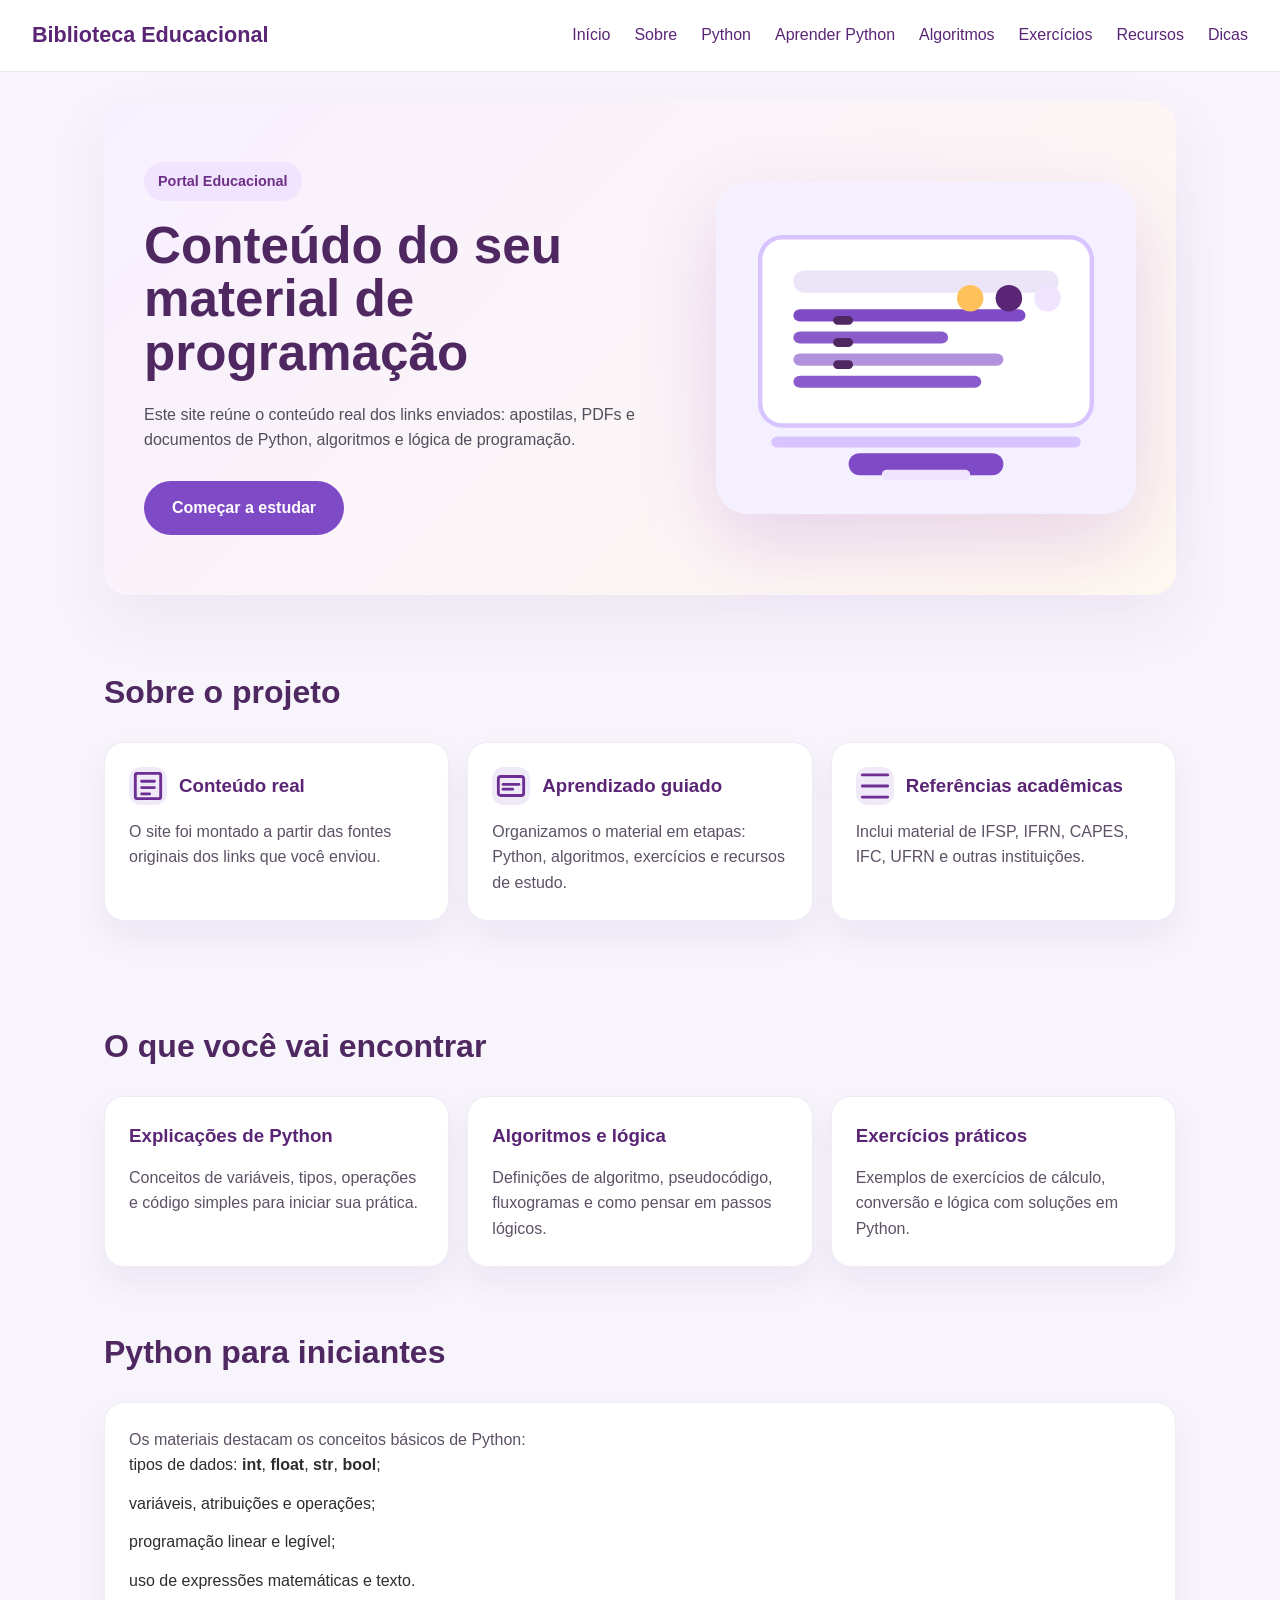
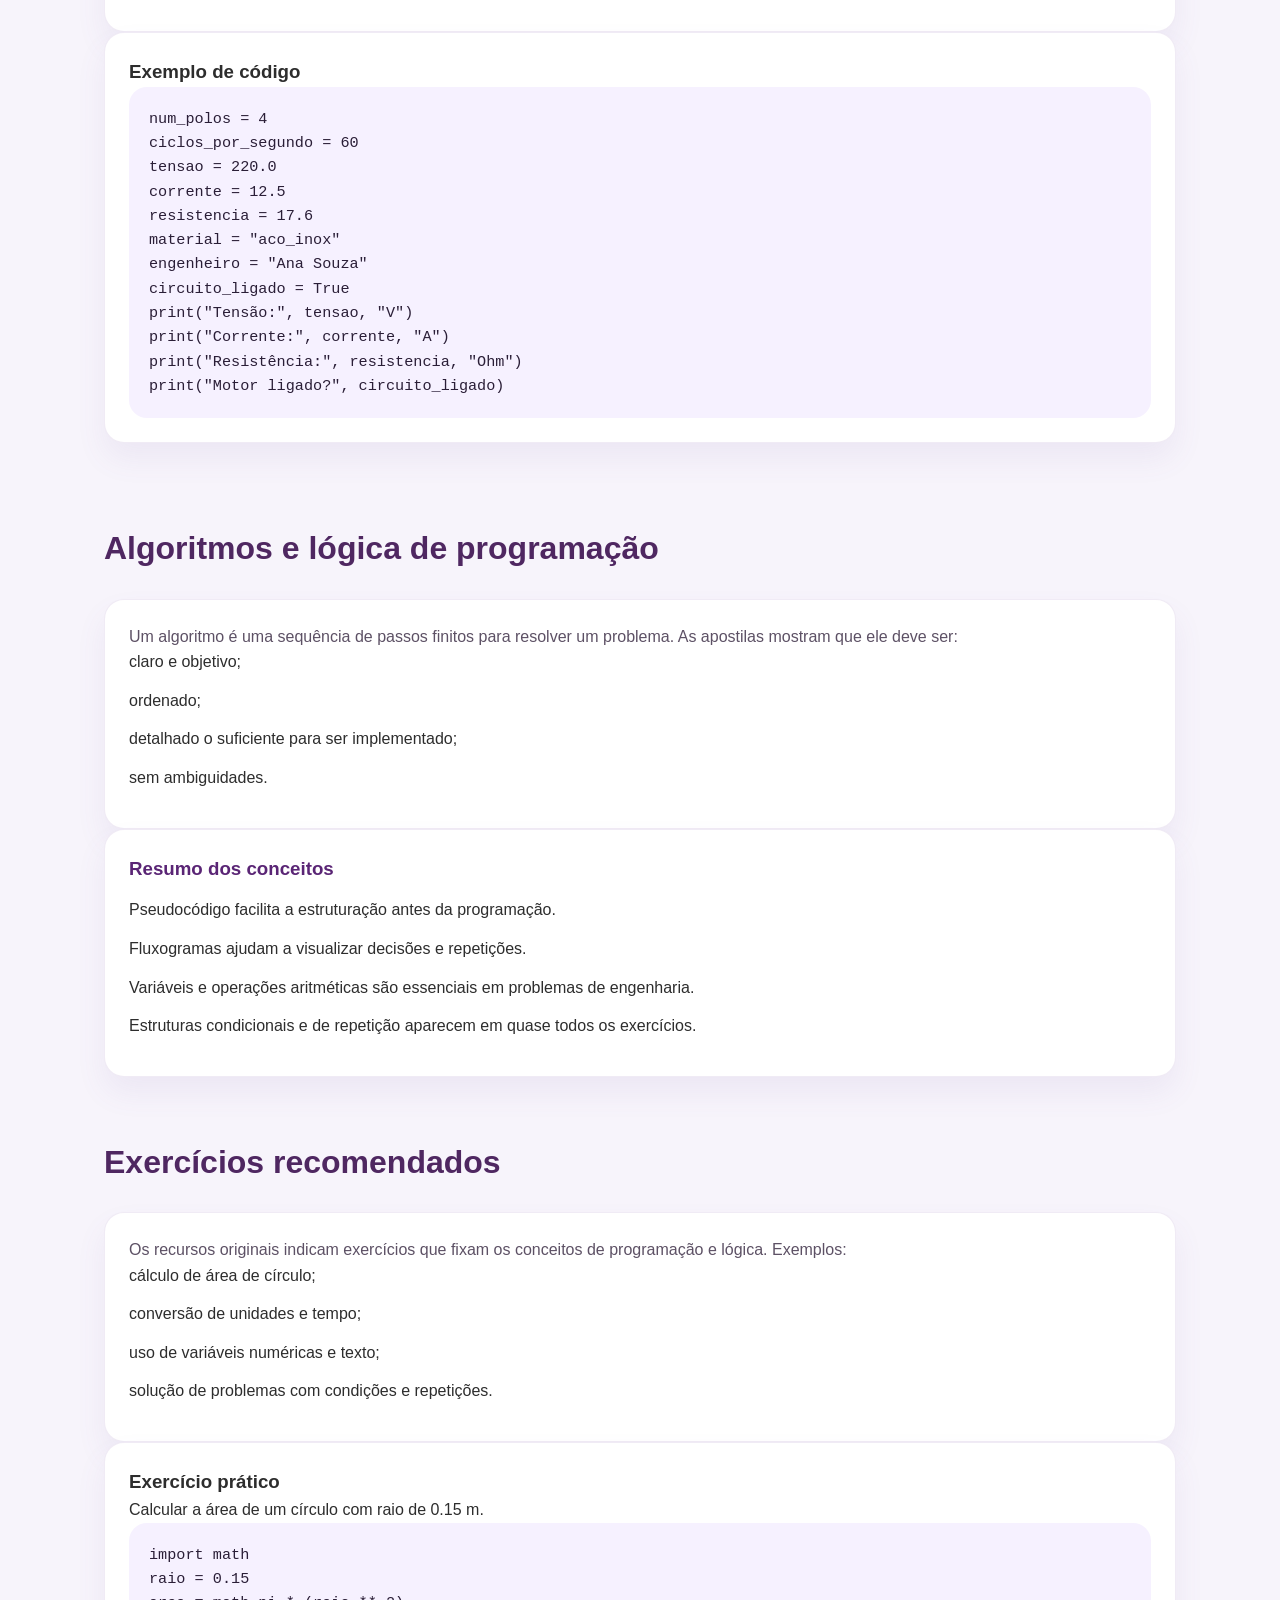
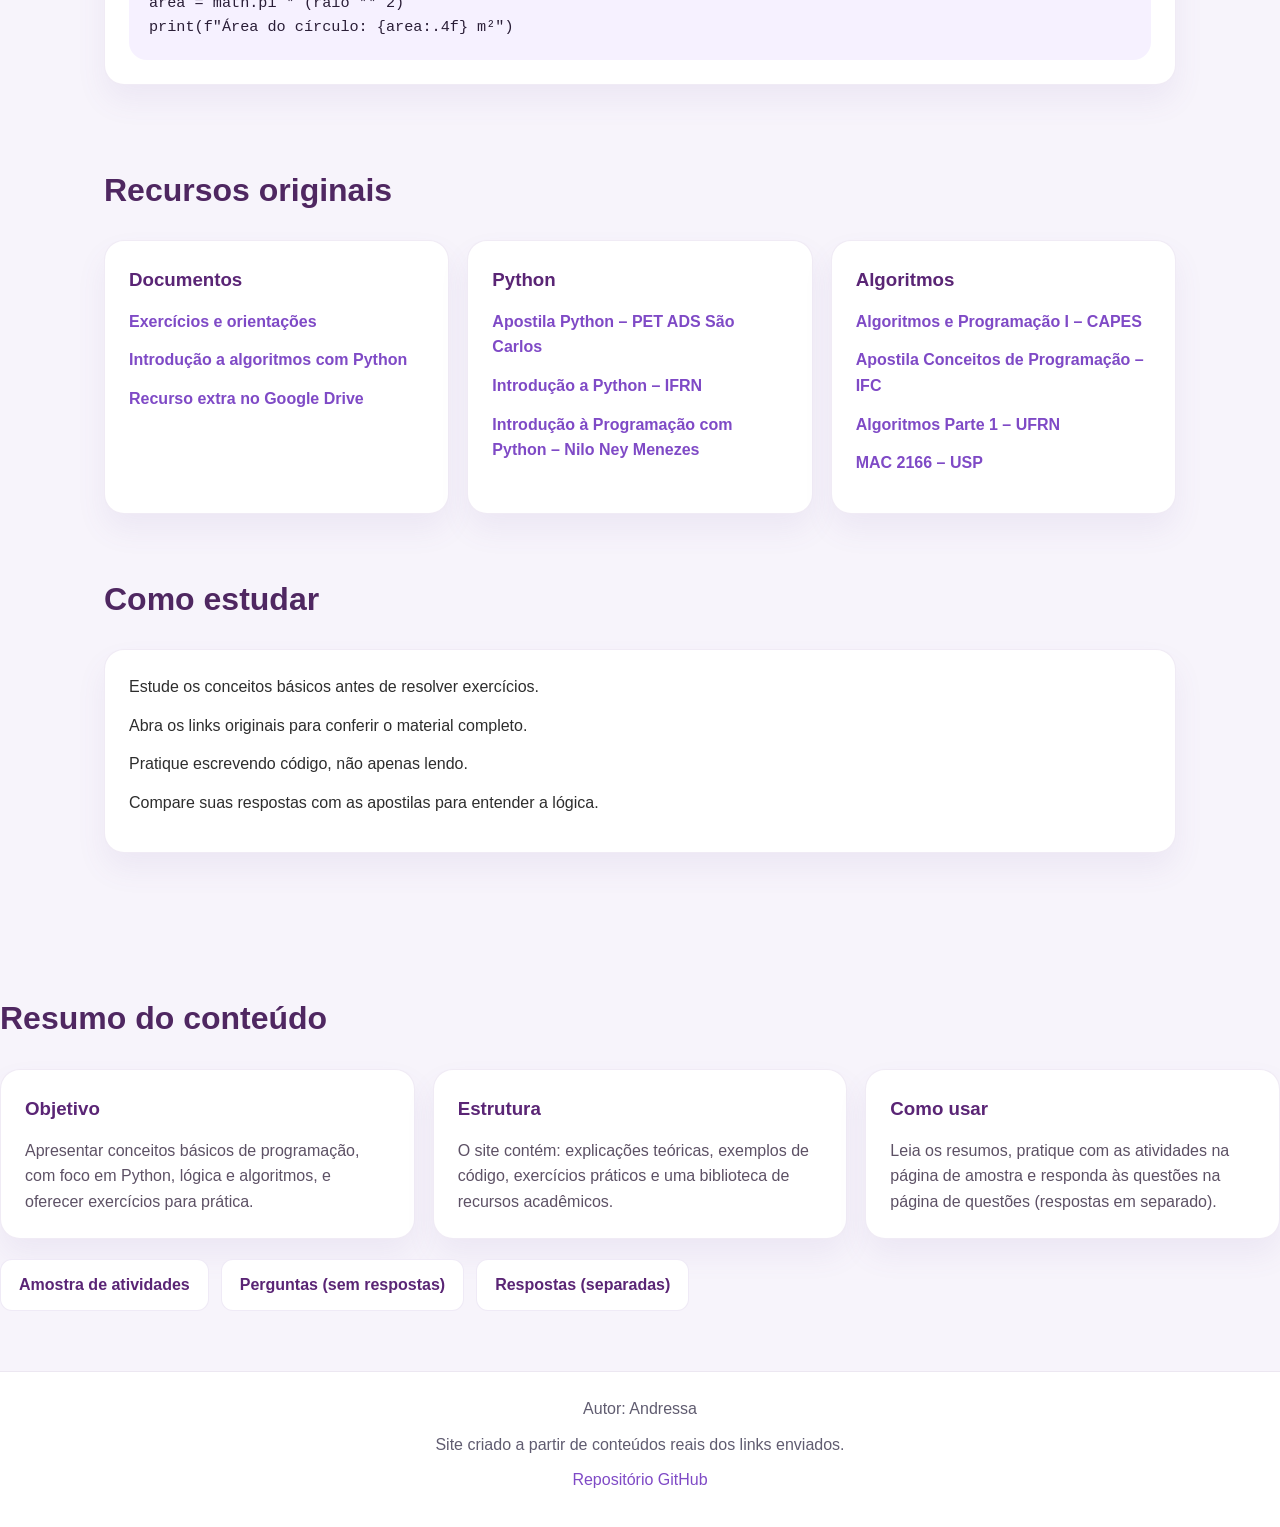
<file: index.html>
<!DOCTYPE html>
<html lang="pt-BR">
<head>
  <meta charset="UTF-8">
  <meta name="viewport" content="width=device-width, initial-scale=1.0">
  <title>Biblioteca Educacional de Programação</title>
  <link rel="stylesheet" href="style.css">
</head>
<body>
  <header>
    <div class="logo">Biblioteca Educacional</div>
    <nav>
      <ul>
        <li><a href="#home">Início</a></li>
        <li><a href="#sobre">Sobre</a></li>
        <li><a href="#python">Python</a></li>
        <li><a href="aprender_python.html">Aprender Python</a></li>
        <li><a href="#algoritmos">Algoritmos</a></li>
        <li><a href="#exercicios">Exercícios</a></li>
        <li><a href="#recursos">Recursos</a></li>
        <li><a href="#dicas">Dicas</a></li>
      </ul>
    </nav>
  </header>

  <main>
    <section id="home" class="hero">
      <div class="hero-grid">
        <div class="hero-content">
          <span class="badge">Portal Educacional</span>
          <h1>Conteúdo do seu material de programação</h1>
          <p>Este site reúne o conteúdo real dos links enviados: apostilas, PDFs e documentos de Python, algoritmos e lógica de programação.</p>
          <a href="#python" class="btn">Começar a estudar</a>
        </div>
        <div class="hero-image-wrapper">
          <img src="assets/hero-illustration.svg" alt="Ilustração de programação" class="hero-image">
        </div>
      </div>
    </section>

    <section id="sobre" class="section-light">
      <h2>Sobre o projeto</h2>
      <div class="card-grid">
        <div class="card feature-card">
          <h3><span class="icon" aria-hidden="true"><svg viewBox="0 0 24 24" fill="none" xmlns="http://www.w3.org/2000/svg"><path d="M5 4h14a1 1 0 0 1 1 1v14a1 1 0 0 1-1 1H5a1 1 0 0 1-1-1V5a1 1 0 0 1 1-1Z" stroke="currentColor" stroke-width="1.8" stroke-linejoin="round"/><path d="M8 9h8" stroke="currentColor" stroke-width="1.8" stroke-linecap="round"/><path d="M8 13h8" stroke="currentColor" stroke-width="1.8" stroke-linecap="round"/><path d="M8 17h5" stroke="currentColor" stroke-width="1.8" stroke-linecap="round"/></svg></span>Conteúdo real</h3>
          <p>O site foi montado a partir das fontes originais dos links que você enviou.</p>
        </div>
        <div class="card feature-card">
          <h3><span class="icon" aria-hidden="true"><svg viewBox="0 0 24 24" fill="none" xmlns="http://www.w3.org/2000/svg"><path d="M4 7.5C4 6.6716 4.6716 6 5.5 6H18.5C19.3284 6 20 6.6716 20 7.5V16.5C20 17.3284 19.3284 18 18.5 18H5.5C4.6716 18 4 17.3284 4 16.5V7.5Z" stroke="currentColor" stroke-width="1.8"/><path d="M7 11H17" stroke="currentColor" stroke-width="1.8" stroke-linecap="round"/><path d="M7 14H13" stroke="currentColor" stroke-width="1.8" stroke-linecap="round"/></svg></span>Aprendizado guiado</h3>
          <p>Organizamos o material em etapas: Python, algoritmos, exercícios e recursos de estudo.</p>
        </div>
        <div class="card feature-card">
          <h3><span class="icon" aria-hidden="true"><svg viewBox="0 0 24 24" fill="none" xmlns="http://www.w3.org/2000/svg"><path d="M4 5h16" stroke="currentColor" stroke-width="1.8" stroke-linecap="round"/><path d="M4 12h16" stroke="currentColor" stroke-width="1.8" stroke-linecap="round"/><path d="M4 19h16" stroke="currentColor" stroke-width="1.8" stroke-linecap="round"/></svg></span>Referências acadêmicas</h3>
          <p>Inclui material de IFSP, IFRN, CAPES, IFC, UFRN e outras instituições.</p>
        </div>
      </div>
    </section>

    <section id="o-que-encontrar" class="section-light">
      <h2>O que você vai encontrar</h2>
      <div class="card-grid">
        <div class="card feature-card">
          <h3>Explicações de Python</h3>
          <p>Conceitos de variáveis, tipos, operações e código simples para iniciar sua prática.</p>
        </div>
        <div class="card feature-card">
          <h3>Algoritmos e lógica</h3>
          <p>Definições de algoritmo, pseudocódigo, fluxogramas e como pensar em passos lógicos.</p>
        </div>
        <div class="card feature-card">
          <h3>Exercícios práticos</h3>
          <p>Exemplos de exercícios de cálculo, conversão e lógica com soluções em Python.</p>
        </div>
      </div>
    </section>

    <section id="python">
      <h2>Python para iniciantes</h2>
      <div class="card resource-card">
        <p>Os materiais destacam os conceitos básicos de Python:</p>
        <ul>
          <li>tipos de dados: <strong>int</strong>, <strong>float</strong>, <strong>str</strong>, <strong>bool</strong>;</li>
          <li>variáveis, atribuições e operações;</li>
          <li>programação linear e legível;</li>
          <li>uso de expressões matemáticas e texto.</li>
        </ul>
      </div>
      <div class="card code-card">
        <h3>Exemplo de código</h3>
        <pre><code>num_polos = 4
ciclos_por_segundo = 60
tensao = 220.0
corrente = 12.5
resistencia = 17.6
material = "aco_inox"
engenheiro = "Ana Souza"
circuito_ligado = True
print("Tensão:", tensao, "V")
print("Corrente:", corrente, "A")
print("Resistência:", resistencia, "Ohm")
print("Motor ligado?", circuito_ligado)
</code></pre>
      </div>
    </section>

    <section id="algoritmos" class="section-light">
      <h2>Algoritmos e lógica de programação</h2>
      <div class="card resource-card">
        <p>Um algoritmo é uma sequência de passos finitos para resolver um problema. As apostilas mostram que ele deve ser:</p>
        <ul>
          <li>claro e objetivo;</li>
          <li>ordenado;</li>
          <li>detalhado o suficiente para ser implementado;</li>
          <li>sem ambiguidades.</li>
        </ul>
      </div>
      <div class="card resource-card">
        <h3>Resumo dos conceitos</h3>
        <ul>
          <li>Pseudocódigo facilita a estruturação antes da programação.</li>
          <li>Fluxogramas ajudam a visualizar decisões e repetições.</li>
          <li>Variáveis e operações aritméticas são essenciais em problemas de engenharia.</li>
          <li>Estruturas condicionais e de repetição aparecem em quase todos os exercícios.</li>
        </ul>
      </div>
    </section>

    <section id="exercicios">
      <h2>Exercícios recomendados</h2>
      <div class="card resource-card">
        <p>Os recursos originais indicam exercícios que fixam os conceitos de programação e lógica. Exemplos:</p>
        <ul>
          <li>cálculo de área de círculo;</li>
          <li>conversão de unidades e tempo;</li>
          <li>uso de variáveis numéricas e texto;</li>
          <li>solução de problemas com condições e repetições.</li>
        </ul>
      </div>
      <div class="card code-card">
        <h3>Exercício prático</h3>
        <p>Calcular a área de um círculo com raio de 0.15 m.</p>
        <pre><code>import math
raio = 0.15
area = math.pi * (raio ** 2)
print(f"Área do círculo: {area:.4f} m²")
</code></pre>
      </div>
    </section>

    <section id="recursos" class="section-light">
      <h2>Recursos originais</h2>
      <div class="resource-grid">
        <div class="card resource-card">
          <h3>Documentos</h3>
          <ul>
            <li><a href="https://docs.google.com/document/d/1FV-3uJOFhyWWBF9Mx6kOhzHNlL2htFEet75vh0dHjIw/edit?usp=sharing" target="_blank">Exercícios e orientações</a></li>
            <li><a href="https://docs.google.com/document/d/1IsiVnfH7Tz2_i7a8ll3HkS4iiUKPUnIA/edit?usp=sharing&ouid=105937137163721500711&rtpof=true&sd=true" target="_blank">Introdução a algoritmos com Python</a></li>
            <li><a href="https://drive.google.com/file/d/1S0NM66Rm18fJjp0sNm6gcpFJDR8qUjdU/view?usp=sharing" target="_blank">Recurso extra no Google Drive</a></li>
          </ul>
        </div>
        <div class="card resource-card">
          <h3>Python</h3>
          <ul>
            <li><a href="http://antigo.scl.ifsp.edu.br/portal/arquivos/2016.05.04_Apostila_Python_-_PET_ADS_S%C3%A3o_Carlos.pdf" target="_blank">Apostila Python – PET ADS São Carlos</a></li>
            <li><a href="https://memoria.ifrn.edu.br/bitstream/handle/1044/2090/EBOOK%20-%20INTRODU%C3%87%C3%83O%20A%20PYTHON%20%28EDITORA%20IFRN%29.pdf?sequence=1&isAllowed=y" target="_blank">Introdução a Python – IFRN</a></li>
            <li><a href="https://www.kufunda.net/publicdocs/Introdu%C3%A7%C3%A3o%20%C3%A0%20programa%C3%A7%C3%A3o%20com%20Python%20algoritmos%20e%20l%C3%B3gica%20de%20programa%C3%A7%C3%A3o%20para%20iniciantes%20%28Nilo%20Ney%20Coutinho%20Menezes%29.pdf" target="_blank">Introdução à Programação com Python – Nilo Ney Menezes</a></li>
          </ul>
        </div>
        <div class="card resource-card">
          <h3>Algoritmos</h3>
          <ul>
            <li><a href="https://educapes.capes.gov.br/bitstream/capes/176223/2/Algoritmos%20e%20Programa%C3%A7%C3%A3o%20I%20EBOOK.pdf" target="_blank">Algoritmos e Programação I – CAPES</a></li>
            <li><a href="https://professor.luzerna.ifc.edu.br/marcelo-cendron/wp-content/uploads/sites/40/2017/02/Apostila-Conceitos-de-Programa%C3%A7%C3%A3o.pdf" target="_blank">Apostila Conceitos de Programação – IFC</a></li>
            <li><a href="https://www.dca.ufrn.br/~affonso/DCA800/pdf/algoritmos_parte1.pdf" target="_blank">Algoritmos Parte 1 – UFRN</a></li>
            <li><a href="https://www.ime.usp.br/~leo/mac2166/2017-1/" target="_blank">MAC 2166 – USP</a></li>
          </ul>
        </div>
      </div>
    </section>

    <section id="dicas">
      <h2>Como estudar</h2>
      <div class="card resource-card">
        <ul>
          <li>Estude os conceitos básicos antes de resolver exercícios.</li>
          <li>Abra os links originais para conferir o material completo.</li>
          <li>Pratique escrevendo código, não apenas lendo.</li>
          <li>Compare suas respostas com as apostilas para entender a lógica.</li>
        </ul>
      </div>
    </section>
  </main>

    <section id="resumo" class="section-light">
      <h2>Resumo do conteúdo</h2>
      <div class="card-grid">
        <div class="card feature-card">
          <h3>Objetivo</h3>
          <p>Apresentar conceitos básicos de programação, com foco em Python, lógica e algoritmos, e oferecer exercícios para prática.</p>
        </div>
        <div class="card feature-card">
          <h3>Estrutura</h3>
          <p>O site contém: explicações teóricas, exemplos de código, exercícios práticos e uma biblioteca de recursos acadêmicos.</p>
        </div>
        <div class="card feature-card">
          <h3>Como usar</h3>
          <p>Leia os resumos, pratique com as atividades na página de amostra e responda às questões na página de questões (respostas em separado).</p>
        </div>
      </div>

      <div class="link-cards" style="margin-top:20px;">
        <a class="link-card" href="atividades.html">Amostra de atividades</a>
        <a class="link-card" href="questoes.html">Perguntas (sem respostas)</a>
        <a class="link-card" href="respostas.html">Respostas (separadas)</a>
      </div>
    </section>

  <footer id="contato">
    <div class="footer-content">
      <p>Autor: Andressa</p>
      <p>Site criado a partir de conteúdos reais dos links enviados.</p>
      <p><a href="https://github.com/andressaalmadaaluno-prog/Portfolio-Disciplina-Programa-o" target="_blank">Repositório GitHub</a></p>
    </div>
  </footer>
</body>
</html>
</file>
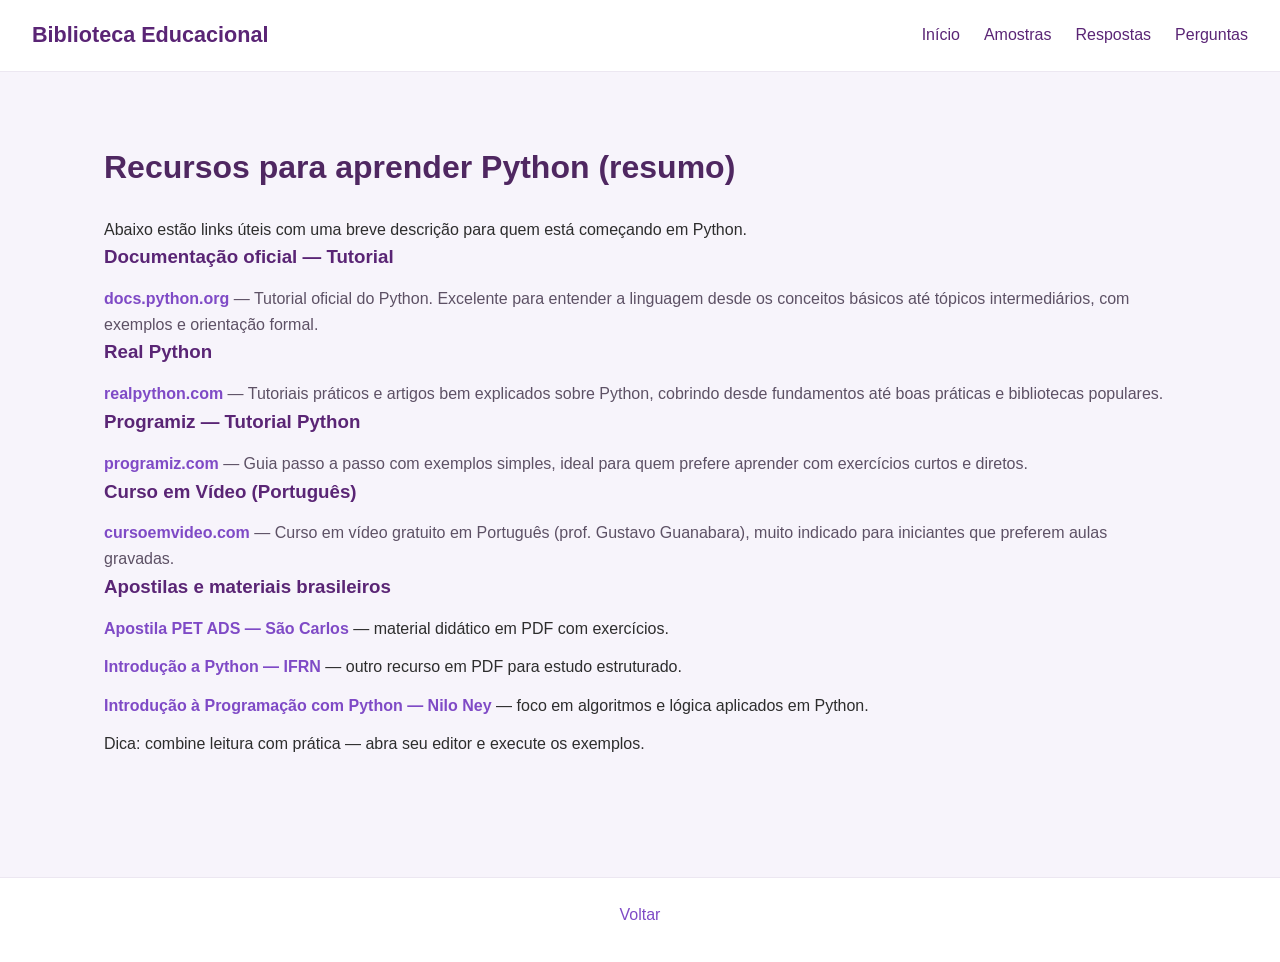
<file: aprender_python.html>
<!DOCTYPE html>
<html lang="pt-BR">
<head>
  <meta charset="utf-8">
  <meta name="viewport" content="width=device-width,initial-scale=1">
  <title>Aprender Python — Biblioteca Educacional</title>
  <link rel="stylesheet" href="style.css">
</head>
<body>
  <header>
    <div class="logo">Biblioteca Educacional</div>
    <nav>
      <ul>
        <li><a href="index.html">Início</a></li>
        <li><a href="atividades.html">Amostras</a></li>
        <li><a href="respostas.html">Respostas</a></li>
        <li><a href="questoes.html">Perguntas</a></li>
      </ul>
    </nav>
  </header>
  <main>
    <section class="section-light">
      <h2>Recursos para aprender Python (resumo)</h2>
      <p>Abaixo estão links úteis com uma breve descrição para quem está começando em Python.</p>

      <article class="resource-card">
        <h3>Documentação oficial — Tutorial</h3>
        <p><a href="https://docs.python.org/3/tutorial/" target="_blank">docs.python.org</a> — Tutorial oficial do Python. Excelente para entender a linguagem desde os conceitos básicos até tópicos intermediários, com exemplos e orientação formal.</p>
      </article>

      <article class="resource-card">
        <h3>Real Python</h3>
        <p><a href="https://realpython.com/" target="_blank">realpython.com</a> — Tutoriais práticos e artigos bem explicados sobre Python, cobrindo desde fundamentos até boas práticas e bibliotecas populares.</p>
      </article>

      <article class="resource-card">
        <h3>Programiz — Tutorial Python</h3>
        <p><a href="https://www.programiz.com/python-programming" target="_blank">programiz.com</a> — Guia passo a passo com exemplos simples, ideal para quem prefere aprender com exercícios curtos e diretos.</p>
      </article>

      <article class="resource-card">
        <h3>Curso em Vídeo (Português)</h3>
        <p><a href="https://www.cursoemvideo.com/" target="_blank">cursoemvideo.com</a> — Curso em vídeo gratuito em Português (prof. Gustavo Guanabara), muito indicado para iniciantes que preferem aulas gravadas.</p>
      </article>

      <article class="resource-card">
        <h3>Apostilas e materiais brasileiros</h3>
        <ul>
          <li><a href="http://antigo.scl.ifsp.edu.br/portal/arquivos/2016.05.04_Apostila_Python_-_PET_ADS_S%C3%A3o_Carlos.pdf" target="_blank">Apostila PET ADS — São Carlos</a> — material didático em PDF com exercícios.</li>
          <li><a href="https://memoria.ifrn.edu.br/bitstream/handle/1044/2090/EBOOK%20-%20INTRODU%C3%87%C3%83O%20A%20PYTHON%20%28EDITORA%20IFRN%29.pdf?sequence=1&isAllowed=y" target="_blank">Introdução a Python — IFRN</a> — outro recurso em PDF para estudo estruturado.</li>
          <li><a href="https://www.kufunda.net/publicdocs/Introdu%C3%A7%C3%A3o%20%C3%A0%20programa%C3%A7%C3%A3o%20com%20Python%20algoritmos%20e%20l%C3%B3gica%20de%20programa%C3%A7%C3%A3o%20para%20iniciantes%20%28Nilo%20Ney%20Coutinho%20Menezes%29.pdf" target="_blank">Introdução à Programação com Python — Nilo Ney</a> — foco em algoritmos e lógica aplicados em Python.</li>
        </ul>
      </article>

      <p class="muted">Dica: combine leitura com prática — abra seu editor e execute os exemplos.</p>
    </section>
  </main>
  <footer>
    <p><a href="index.html">Voltar</a></p>
  </footer>
</body>
</html>
</file>
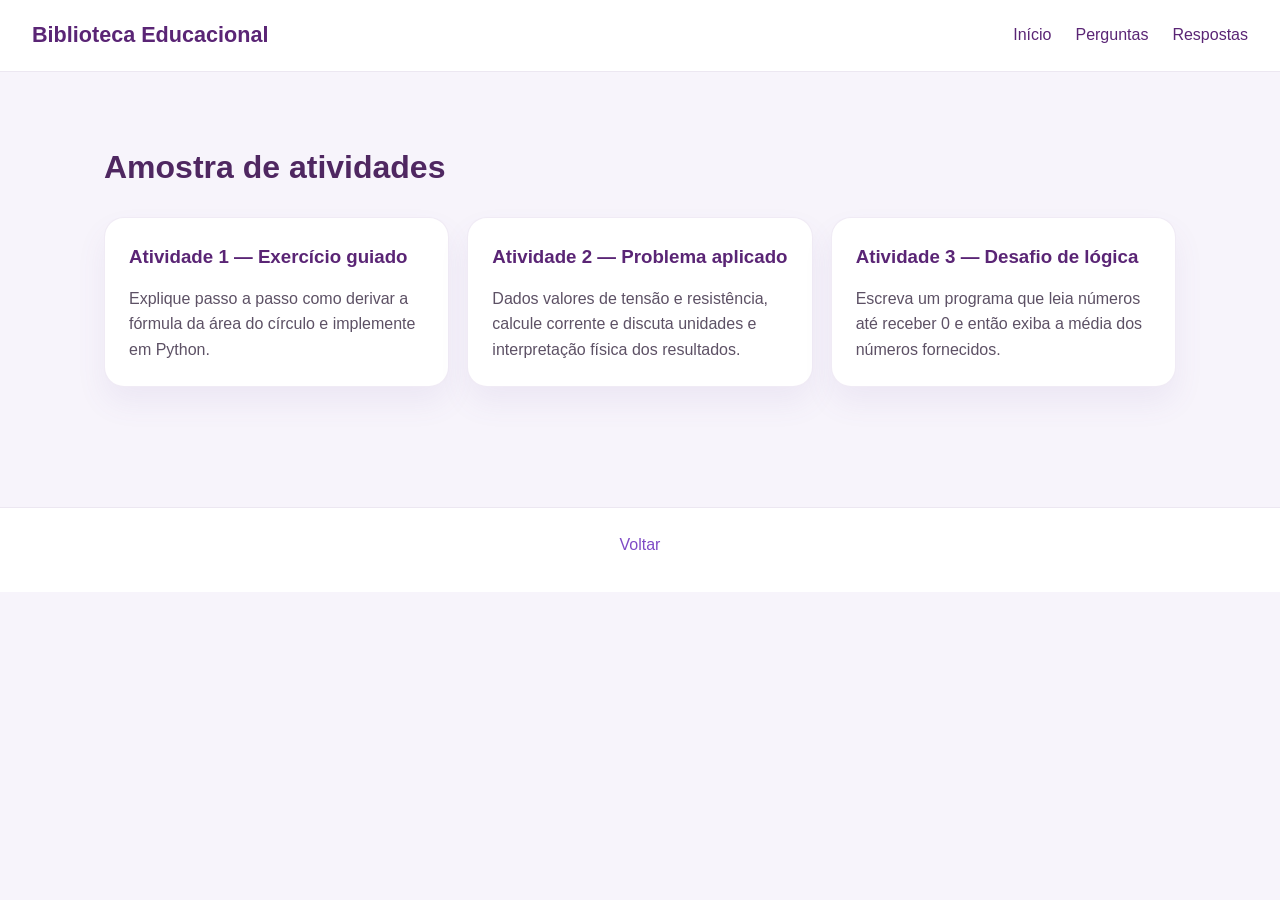
<file: atividades.html>
<!DOCTYPE html>
<html lang="pt-BR">
<head>
  <meta charset="utf-8">
  <meta name="viewport" content="width=device-width,initial-scale=1">
  <title>Amostra de Atividades — Biblioteca Educacional</title>
  <link rel="stylesheet" href="style.css">
</head>
<body>
  <header>
    <div class="logo">Biblioteca Educacional</div>
    <nav><ul><li><a href="index.html">Início</a></li><li><a href="questoes.html">Perguntas</a></li><li><a href="respostas.html">Respostas</a></li></ul></nav>
  </header>
  <main>
    <section class="section-light">
      <h2>Amostra de atividades</h2>
      <div class="card-grid">
        <div class="card resource-card">
          <h3>Atividade 1 — Exercício guiado</h3>
          <p>Explique passo a passo como derivar a fórmula da área do círculo e implemente em Python.</p>
        </div>
        <div class="card resource-card">
          <h3>Atividade 2 — Problema aplicado</h3>
          <p>Dados valores de tensão e resistência, calcule corrente e discuta unidades e interpretação física dos resultados.</p>
        </div>
        <div class="card resource-card">
          <h3>Atividade 3 — Desafio de lógica</h3>
          <p>Escreva um programa que leia números até receber 0 e então exiba a média dos números fornecidos.</p>
        </div>
      </div>
    </section>
  </main>
  <footer>
    <p><a href="index.html">Voltar</a></p>
  </footer>
</body>
</html>
</file>
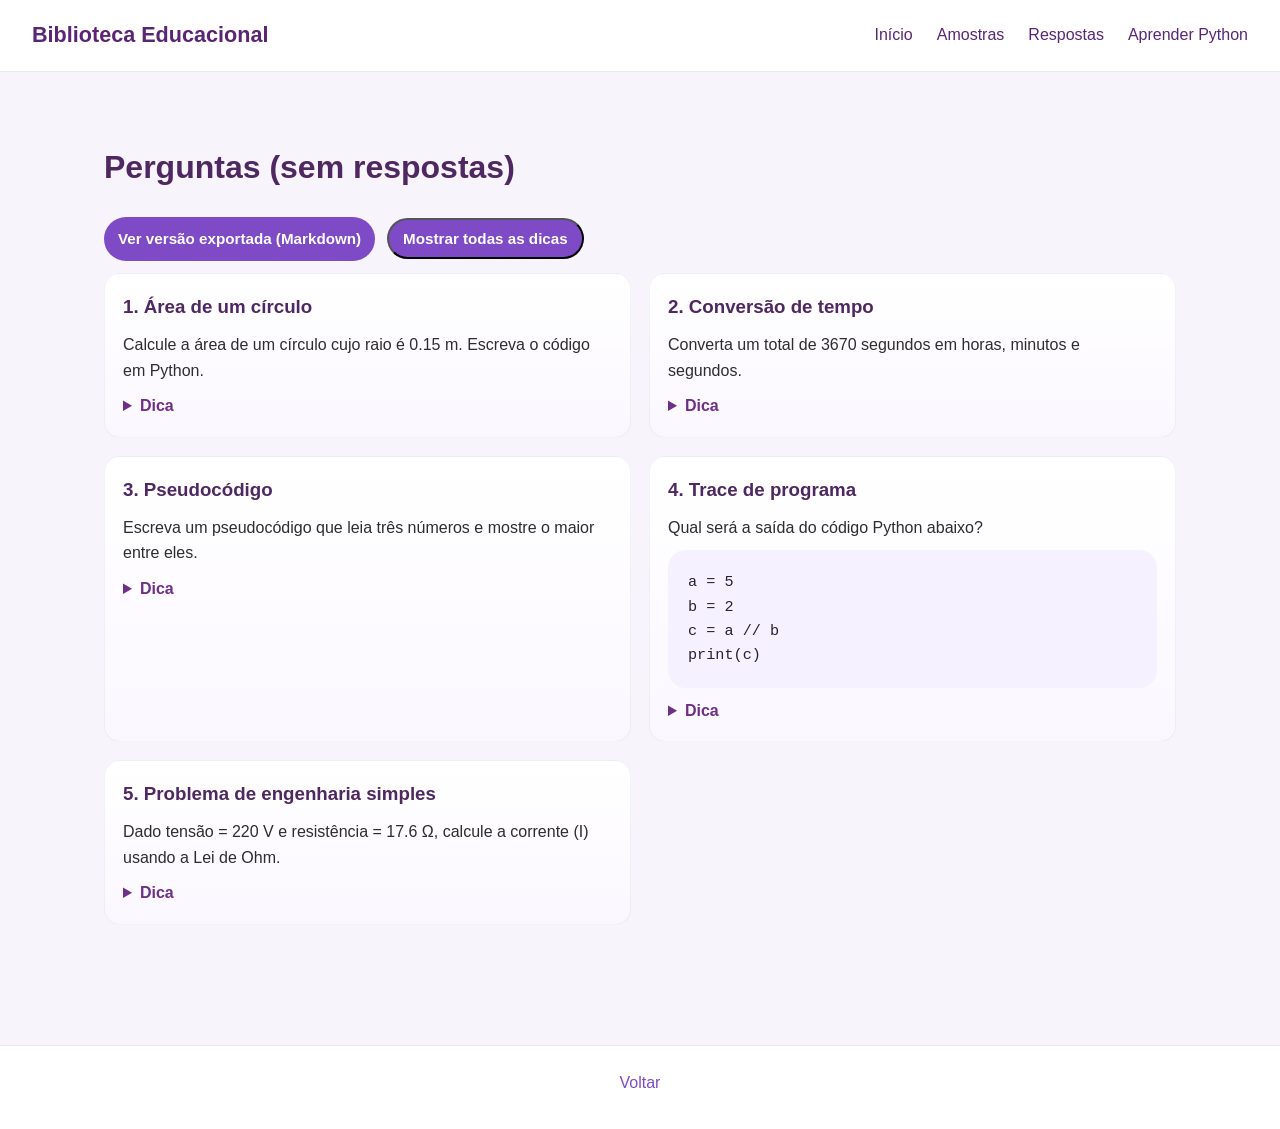
<file: questoes.html>
<!DOCTYPE html>
<html lang="pt-BR">
<head>
  <meta charset="utf-8">
  <meta name="viewport" content="width=device-width,initial-scale=1">
  <title>Perguntas — Biblioteca Educacional</title>
  <link rel="stylesheet" href="style.css">
</head>
<body>
  <header>
    <div class="logo">Biblioteca Educacional</div>
    <nav>
      <ul>
        <li><a href="index.html">Início</a></li>
        <li><a href="atividades.html">Amostras</a></li>
        <li><a href="respostas.html">Respostas</a></li>
        <li><a href="aprender_python.html">Aprender Python</a></li>
      </ul>
    </nav>
  </header>
  <main>
    <section class="section-light">
      <h2>Perguntas (sem respostas)</h2>
      <div class="actions" style="margin-bottom:12px;">
        <a href="questoes_dicas.html" class="btn">Ver versão exportada (Markdown)</a>
        <button id="toggle-hints" class="btn">Mostrar todas as dicas</button>
      </div>
      <div class="question-grid">
        <article class="question-card">
          <h3>1. Área de um círculo</h3>
          <p>Calcule a área de um círculo cujo raio é 0.15 m. Escreva o código em Python.</p>
          <details class="hint">
            <summary>Dica</summary>
            <p>Use a fórmula A = π r² e a biblioteca <code>math</code> para obter π.</p>
          </details>
        </article>

        <article class="question-card">
          <h3>2. Conversão de tempo</h3>
          <p>Converta um total de 3670 segundos em horas, minutos e segundos.</p>
          <details class="hint">
            <summary>Dica</summary>
            <p>Use divisões inteiras e o operador módulo (%).</p>
          </details>
        </article>

        <article class="question-card">
          <h3>3. Pseudocódigo</h3>
          <p>Escreva um pseudocódigo que leia três números e mostre o maior entre eles.</p>
          <details class="hint">
            <summary>Dica</summary>
            <p>Comece assumindo que o primeiro número é o maior e compare com os demais.</p>
          </details>
        </article>

        <article class="question-card">
          <h3>4. Trace de programa</h3>
          <p>Qual será a saída do código Python abaixo?
            <pre><code>a = 5
b = 2
c = a // b
print(c)</code></pre></p>
          <details class="hint">
            <summary>Dica</summary>
            <p>Operator <code>//</code> realiza divisão inteira.</p>
          </details>
        </article>

        <article class="question-card">
          <h3>5. Problema de engenharia simples</h3>
          <p>Dado tensão = 220 V e resistência = 17.6 Ω, calcule a corrente (I) usando a Lei de Ohm.</p>
          <details class="hint">
            <summary>Dica</summary>
            <p>Use I = V / R.</p>
          </details>
        </article>
      </div>
    </section>
  </main>
  <script>
    document.addEventListener('DOMContentLoaded', function () {
      const btn = document.getElementById('toggle-hints');
      const hints = Array.from(document.querySelectorAll('details.hint'));
      if (!btn) return;
      btn.addEventListener('click', function () {
        const anyClosed = hints.some(h => !h.open);
        hints.forEach(h => h.open = anyClosed);
        btn.textContent = anyClosed ? 'Ocultar todas as dicas' : 'Mostrar todas as dicas';
      });
    });
  </script>
  <footer>
    <p><a href="index.html">Voltar</a></p>
  </footer>
</body>
</html>
</file>
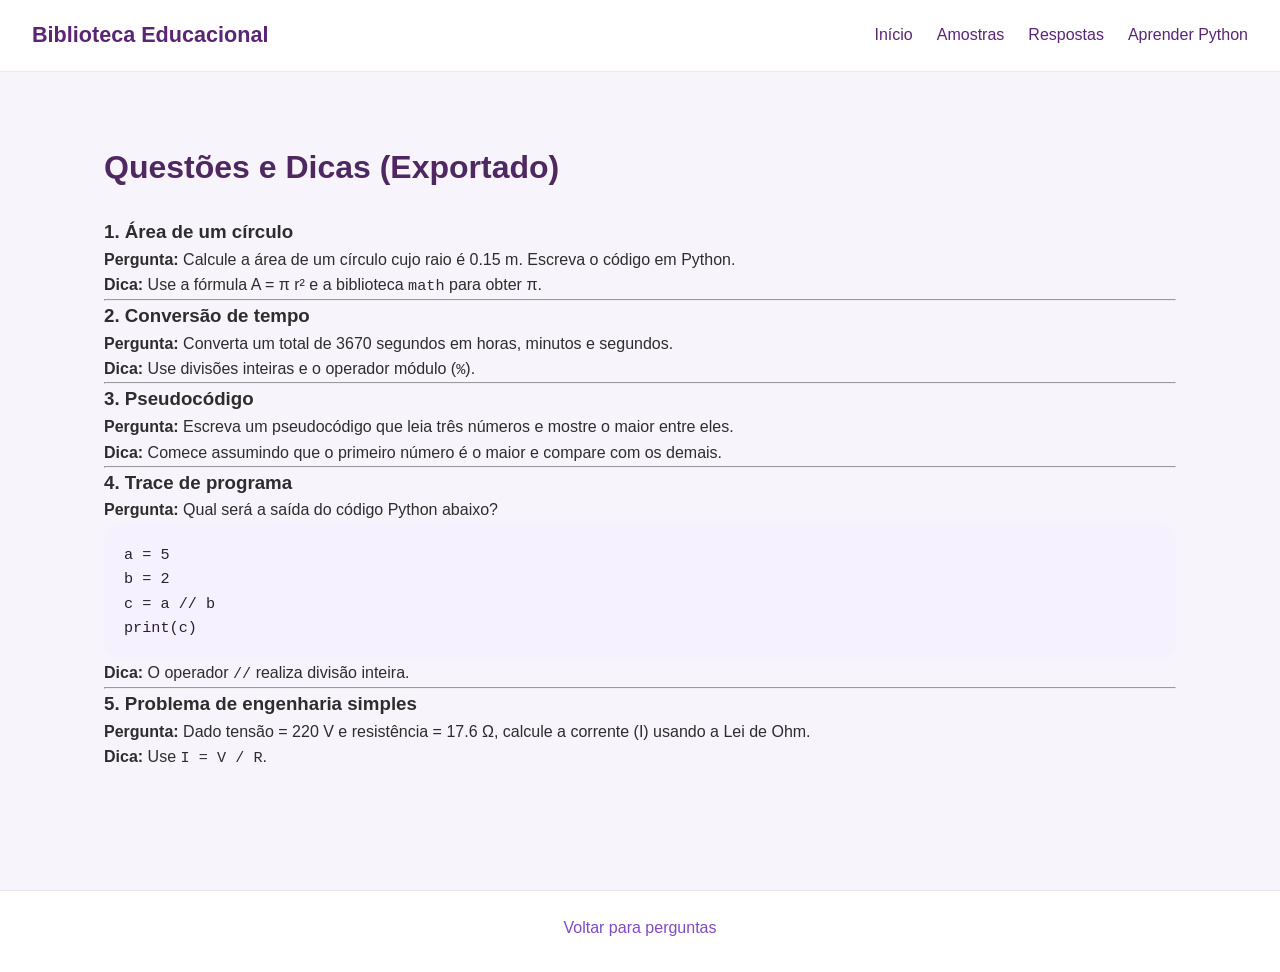
<file: questoes_dicas.html>
<!DOCTYPE html>
<html lang="pt-BR">
<head>
  <meta charset="utf-8">
  <meta name="viewport" content="width=device-width,initial-scale=1">
  <title>Questões e Dicas — Biblioteca Educacional</title>
  <link rel="stylesheet" href="style.css">
</head>
<body>
  <header>
    <div class="logo">Biblioteca Educacional</div>
    <nav>
      <ul>
        <li><a href="index.html">Início</a></li>
        <li><a href="atividades.html">Amostras</a></li>
        <li><a href="respostas.html">Respostas</a></li>
        <li><a href="aprender_python.html">Aprender Python</a></li>
      </ul>
    </nav>
  </header>
  <main>
    <section class="section-light">
      <h2>Questões e Dicas (Exportado)</h2>
      <article class="content-card">
        <h3>1. Área de um círculo</h3>
        <p><strong>Pergunta:</strong> Calcule a área de um círculo cujo raio é 0.15 m. Escreva o código em Python.</p>
        <p><strong>Dica:</strong> Use a fórmula A = π r² e a biblioteca <code>math</code> para obter π.</p>

        <hr>

        <h3>2. Conversão de tempo</h3>
        <p><strong>Pergunta:</strong> Converta um total de 3670 segundos em horas, minutos e segundos.</p>
        <p><strong>Dica:</strong> Use divisões inteiras e o operador módulo (<code>%</code>).</p>

        <hr>

        <h3>3. Pseudocódigo</h3>
        <p><strong>Pergunta:</strong> Escreva um pseudocódigo que leia três números e mostre o maior entre eles.</p>
        <p><strong>Dica:</strong> Comece assumindo que o primeiro número é o maior e compare com os demais.</p>

        <hr>

        <h3>4. Trace de programa</h3>
        <p><strong>Pergunta:</strong> Qual será a saída do código Python abaixo?</p>
        <pre><code>a = 5
b = 2
c = a // b
print(c)
</code></pre>
        <p><strong>Dica:</strong> O operador <code>//</code> realiza divisão inteira.</p>

        <hr>

        <h3>5. Problema de engenharia simples</h3>
        <p><strong>Pergunta:</strong> Dado tensão = 220 V e resistência = 17.6 Ω, calcule a corrente (I) usando a Lei de Ohm.</p>
        <p><strong>Dica:</strong> Use <code>I = V / R</code>.</p>
      </article>
    </section>
  </main>
  <footer>
    <p><a href="questoes.html">Voltar para perguntas</a></p>
  </footer>
</body>
</html>
</file>
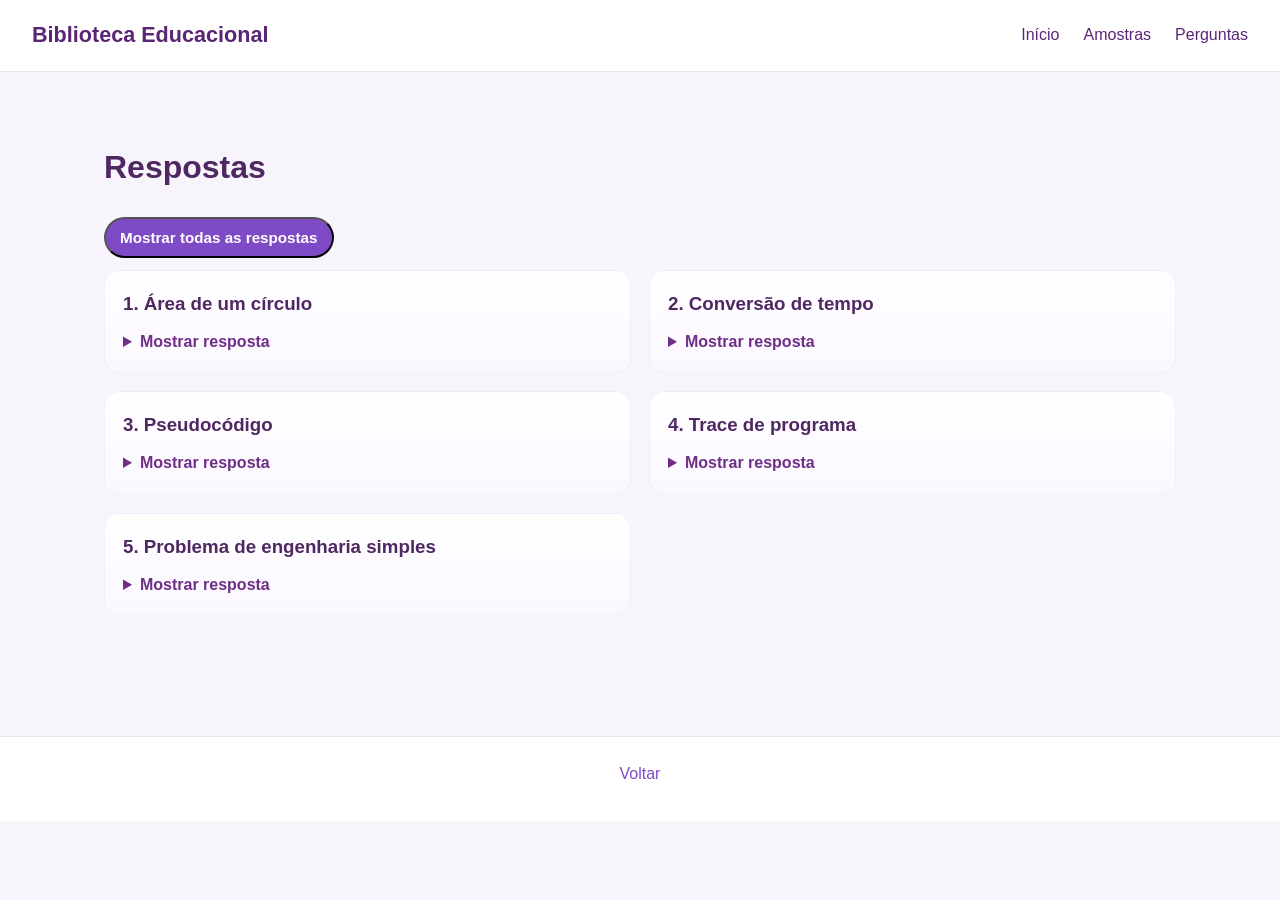
<file: respostas.html>
<!DOCTYPE html>
<html lang="pt-BR">
<head>
  <meta charset="utf-8">
  <meta name="viewport" content="width=device-width,initial-scale=1">
  <title>Respostas — Biblioteca Educacional</title>
  <link rel="stylesheet" href="style.css">
</head>
<body>
  <header>
    <div class="logo">Biblioteca Educacional</div>
    <nav><ul><li><a href="index.html">Início</a></li><li><a href="atividades.html">Amostras</a></li><li><a href="questoes.html">Perguntas</a></li></ul></nav>
  </header>
  <main>
    <section class="section-light">
      <h2>Respostas</h2>
      <div class="actions" style="margin-bottom:12px;">
        <button id="toggle-answers" class="btn">Mostrar todas as respostas</button>
      </div>
      <div class="question-grid">
        <article class="question-card">
          <h3>1. Área de um círculo</h3>
          <details>
            <summary>Mostrar resposta</summary>
            <pre><code>import math
raio = 0.15
area = math.pi * (raio ** 2)
print(f"Área do círculo: {area:.4f} m²")</code></pre>
          </details>
        </article>

        <article class="question-card">
          <h3>2. Conversão de tempo</h3>
          <details>
            <summary>Mostrar resposta</summary>
            <pre><code>total = 3670
horas = total // 3600
resto = total % 3600
minutos = resto // 60
segundos = resto % 60
print(horas, 'h', minutos, 'm', segundos, 's')</code></pre>
          </details>
        </article>

        <article class="question-card">
          <h3>3. Pseudocódigo</h3>
          <details>
            <summary>Mostrar resposta</summary>
            <pre><code>ler a, b, c
maior = a
se b &gt; maior então
  maior = b
fimse
se c &gt; maior então
  maior = c
fimse
imprimir maior</code></pre>
          </details>
        </article>

        <article class="question-card">
          <h3>4. Trace de programa</h3>
          <details>
            <summary>Mostrar resposta</summary>
            <p>Saída: <strong>2</strong> (divisão inteira)</p>
          </details>
        </article>

        <article class="question-card">
          <h3>5. Problema de engenharia simples</h3>
          <details>
            <summary>Mostrar resposta</summary>
            <pre><code>tensao = 220.0
resistencia = 17.6
corrente = tensao / resistencia
print(f"Corrente: {corrente:.2f} A")</code></pre>
          </details>
        </article>
      </div>
    </section>
  </main>
  <footer>
    <p><a href="index.html">Voltar</a></p>
  </footer>
  <script>
    document.addEventListener('DOMContentLoaded', function () {
      const btn = document.getElementById('toggle-answers');
      const details = Array.from(document.querySelectorAll('details'));
      if (!btn) return;
      btn.addEventListener('click', function () {
        const anyClosed = details.some(d => !d.open);
        details.forEach(d => d.open = anyClosed);
        btn.textContent = anyClosed ? 'Ocultar todas as respostas' : 'Mostrar todas as respostas';
      });
    });
  </script>
</body>
</html>
</file>
<file: style.css>
/* Reset */
* {
  margin: 0;
  padding: 0;
  box-sizing: border-box;
}

html {
  scroll-behavior: smooth;
}

body {
  font-family: 'Inter', Arial, sans-serif;
  background: #f7f4fb;
  color: #2d2d2d;
  line-height: 1.6;
}

header {
  position: sticky;
  top: 0;
  z-index: 10;
  display: flex;
  justify-content: space-between;
  align-items: center;
  padding: 18px 32px;
  background: rgba(255, 255, 255, 0.96);
  border-bottom: 1px solid #ece7f1;
}

.logo {
  font-weight: 700;
  font-size: 1.35rem;
  color: #5a2575;
}

nav ul {
  display: flex;
  gap: 24px;
  list-style: none;
}

nav a {
  text-decoration: none;
  color: #5a2575;
  font-weight: 500;
}

nav a:hover {
  color: #8f4bb9;
}

main {
  max-width: 1120px;
  margin: auto;
  padding: 30px 24px 60px;
}

.hero {
  background: linear-gradient(135deg, #f7f0ff 0%, #fff8f0 100%);
  border-radius: 24px;
  padding: 60px 40px;
  margin-bottom: 32px;
  box-shadow: 0 24px 60px rgba(124, 72, 156, 0.08);
}

.hero-grid {
  display: grid;
  grid-template-columns: 1fr 420px;
  gap: 36px;
  align-items: center;
}

.hero-content {
  max-width: 620px;
}

.hero-image-wrapper {
  display: flex;
  justify-content: center;
  align-items: center;
}

.hero-image {
  width: 100%;
  max-width: 420px;
  border-radius: 32px;
  box-shadow: 0 28px 80px rgba(125, 55, 182, 0.18);
}

.icon {
  display: inline-flex;
  align-items: center;
  justify-content: center;
  min-width: 38px;
  min-height: 38px;
  margin-right: 12px;
  border-radius: 12px;
  background: rgba(127, 74, 198, 0.12);
  color: #6d2e93;
}

.feature-card h3,
.resource-card h3 {
  display: flex;
  align-items: center;
}

.badge {
  display: inline-block;
  margin-bottom: 18px;
  padding: 8px 14px;
  border-radius: 999px;
  background: #f1e4ff;
  color: #6e2f86;
  font-size: 0.9rem;
  font-weight: 700;
}

.hero h1 {
  margin-bottom: 22px;
  font-size: clamp(2rem, 4vw, 3.4rem);
  line-height: 1.05;
  color: #4f2761;
}

.hero p {
  max-width: 700px;
  margin-bottom: 28px;
  font-size: 1rem;
  color: #4f4f5c;
}

.btn {
  display: inline-block;
  padding: 14px 28px;
  background: #7f4ac6;
  color: #fff;
  border-radius: 999px;
  text-decoration: none;
  font-weight: 600;
  transition: transform 0.25s ease, background 0.25s ease;
}

.btn:hover {
  background: #953fe0;
  transform: translateY(-2px);
}

.section-light {
  padding: 40px 0 20px;
}

section {
  margin-bottom: 40px;
}

section h2 {
  margin-bottom: 24px;
  font-size: 2rem;
  color: #4f2761;
}

.card-grid,
.resource-grid {
  display: grid;
  gap: 18px;
  grid-template-columns: repeat(3, minmax(0, 1fr));
}

.resource-grid {
  align-items: stretch;
}

.card {
  background: #ffffff;
  border-radius: 20px;
  padding: 24px;
  border: 1px solid rgba(146, 114, 183, 0.14);
  box-shadow: 0 16px 30px rgba(120, 87, 168, 0.08);
}

.feature-card h3,
.resource-card h3 {
  margin-bottom: 14px;
  color: #5a2575;
}

.feature-card p,
.resource-card p {
  color: #5d5165;
}

.resource-card ul {
  list-style: none;
  padding-left: 0;
}

.resource-card li {
  margin-bottom: 13px;
}

pre {
  background: #f6f1ff;
  border-radius: 18px;
  padding: 20px;
  overflow-x: auto;
  color: #2a1e37;
}

code {
  font-family: 'Source Code Pro', monospace;
  font-size: 0.95rem;
}

.resource-card a {
  color: #7f4ac6;
  text-decoration: none;
  font-weight: 600;
}

.resource-card a {
  color: #7f4ac6;
  text-decoration: none;
  font-weight: 600;
}

.resource-card a:hover {
  color: #9622c9;
  text-decoration: underline;
}

/* Questões */
.question-grid {
  display: grid;
  gap: 18px;
  grid-template-columns: repeat(2, minmax(0, 1fr));
}

.question-card {
  background: linear-gradient(180deg, #ffffff, #fbf7ff);
  border-radius: 16px;
  padding: 18px;
  border: 1px solid rgba(146, 114, 183, 0.09);
}

.question-card h3 {
  margin-bottom: 10px;
  color: #4f2761;
}

.question-card details summary {
  cursor: pointer;
  font-weight: 600;
  color: #6e2f86;
  margin-top: 10px;
}

.question-card pre {
  margin-top: 10px;
}

@media (max-width: 900px) {
  .question-grid { grid-template-columns: 1fr; }
  .hero-grid { grid-template-columns: 1fr; }
}

.link-cards {
  display: flex;
  gap: 12px;
  flex-wrap: wrap;
}

.link-card {
  display: inline-block;
  padding: 12px 18px;
  background: #fff;
  border-radius: 12px;
  border: 1px solid rgba(125,80,180,0.12);
  color: #5a2575;
  text-decoration: none;
  font-weight: 700;
}

.link-card:hover { background: #f6f1ff; }

/* Small tweak for respostas page */
.actions { display: flex; gap: 12px; align-items: center; }
.actions .btn { padding: 10px 14px; font-size: 0.95rem; }

.hint summary { cursor: pointer; font-weight: 600; color: #6e2f86; }
.hint p { margin-top: 8px; }

footer {
  background: #fff;
  border-top: 1px solid #ece7f1;
  padding: 24px 0;
  text-align: center;
}

.footer-content {
  max-width: 760px;
  margin: auto;
}

footer p {
  margin-bottom: 10px;
  color: #605c70;
}

footer a {
  color: #7f4ac6;
  text-decoration: none;
}

footer a:hover {
  text-decoration: underline;
}

@media (max-width: 980px) {
  .card-grid {
    grid-template-columns: 1fr;
  }
}

@media (max-width: 680px) {
  header {
    flex-direction: column;
    gap: 16px;
    padding: 18px 20px;
  }

  nav ul {
    flex-wrap: wrap;
    justify-content: center;
    gap: 16px;
  }

  .hero {
    padding: 40px 24px;
  }

  main {
    padding: 24px 18px 48px;
  }
}
EOF
</file>
